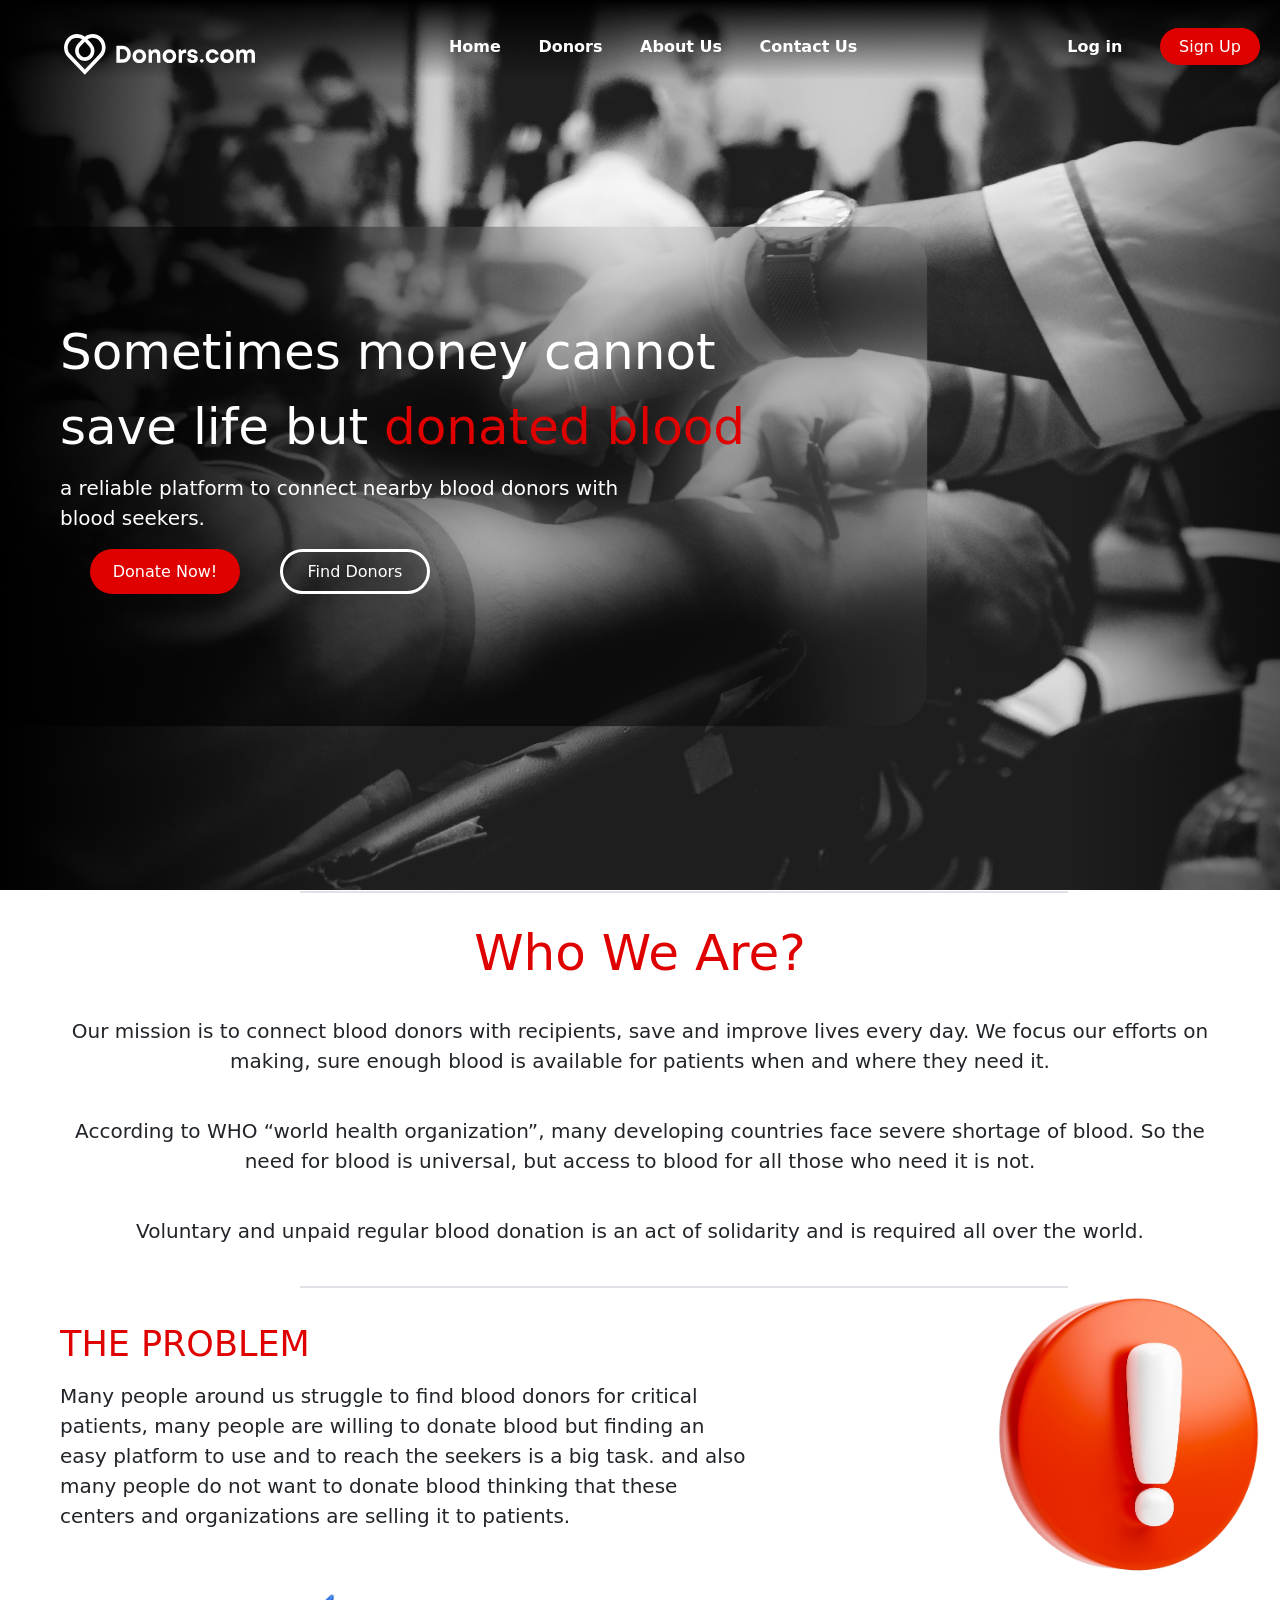
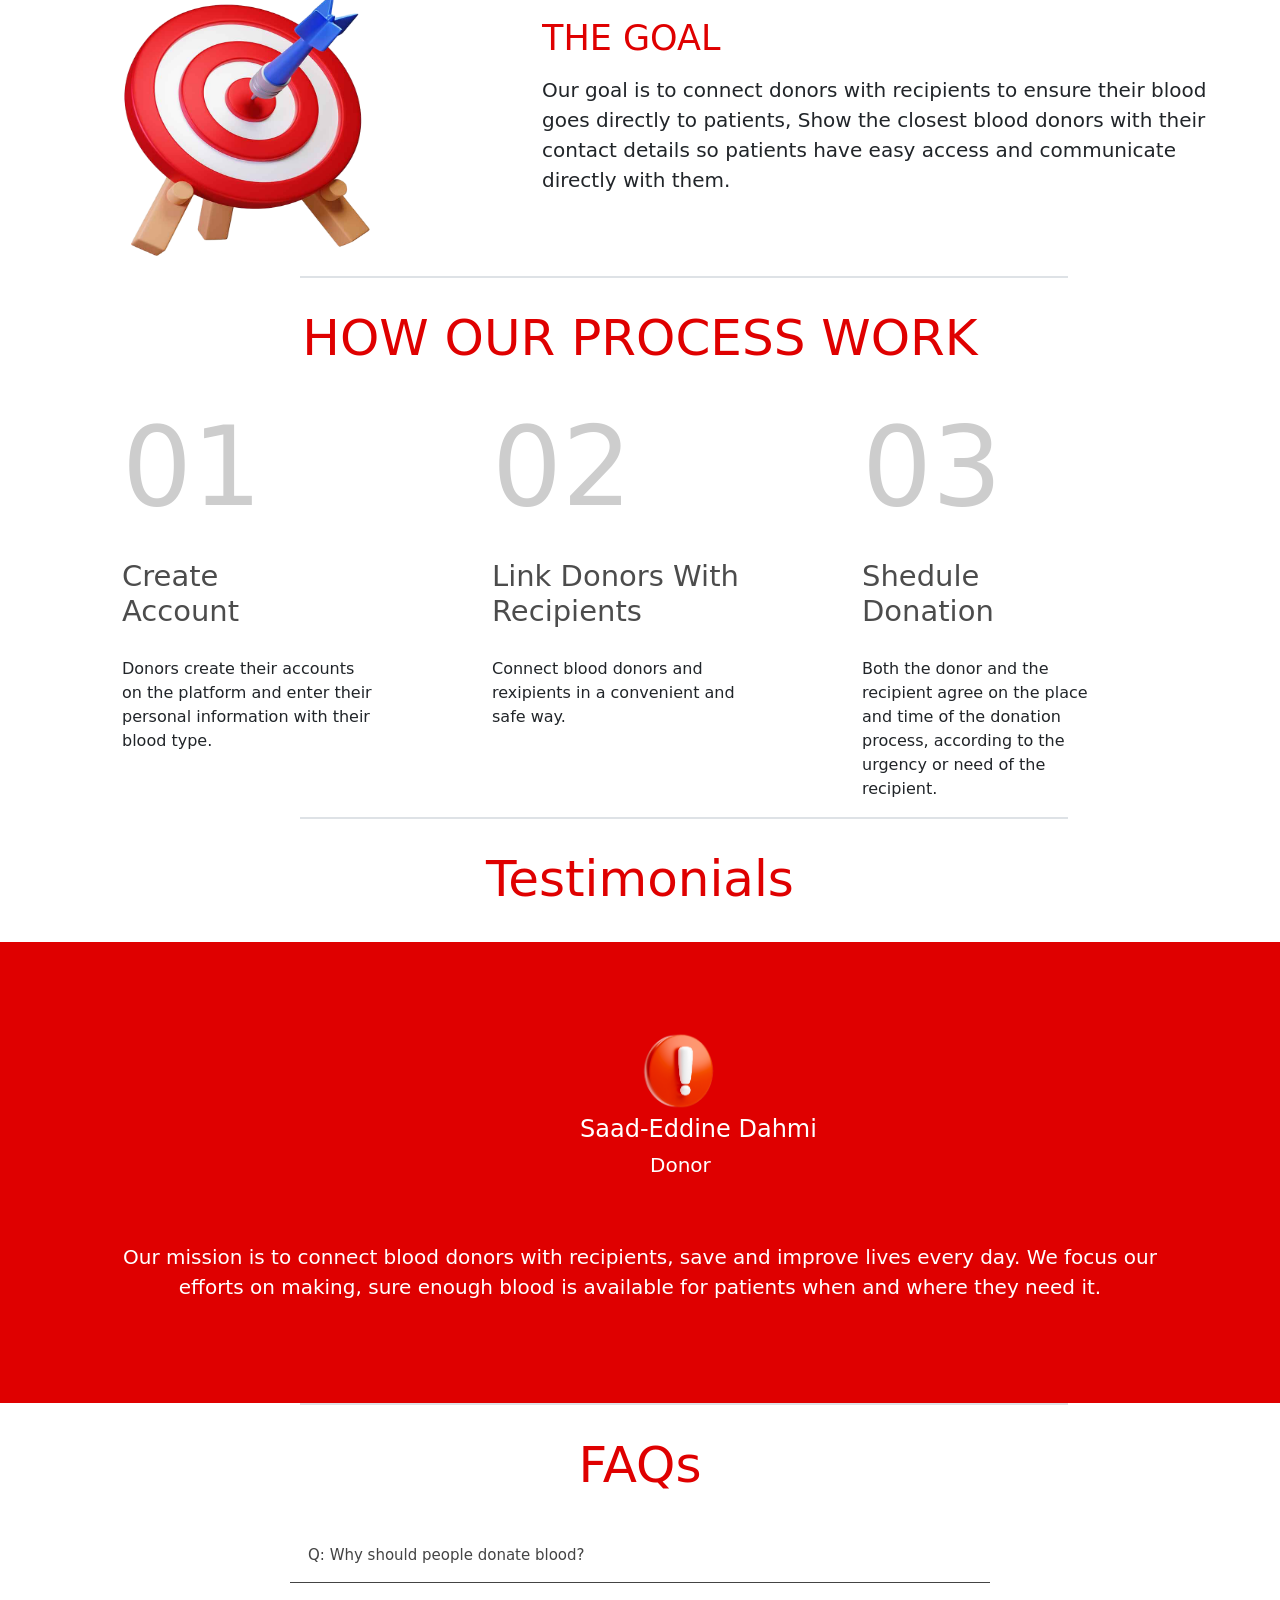
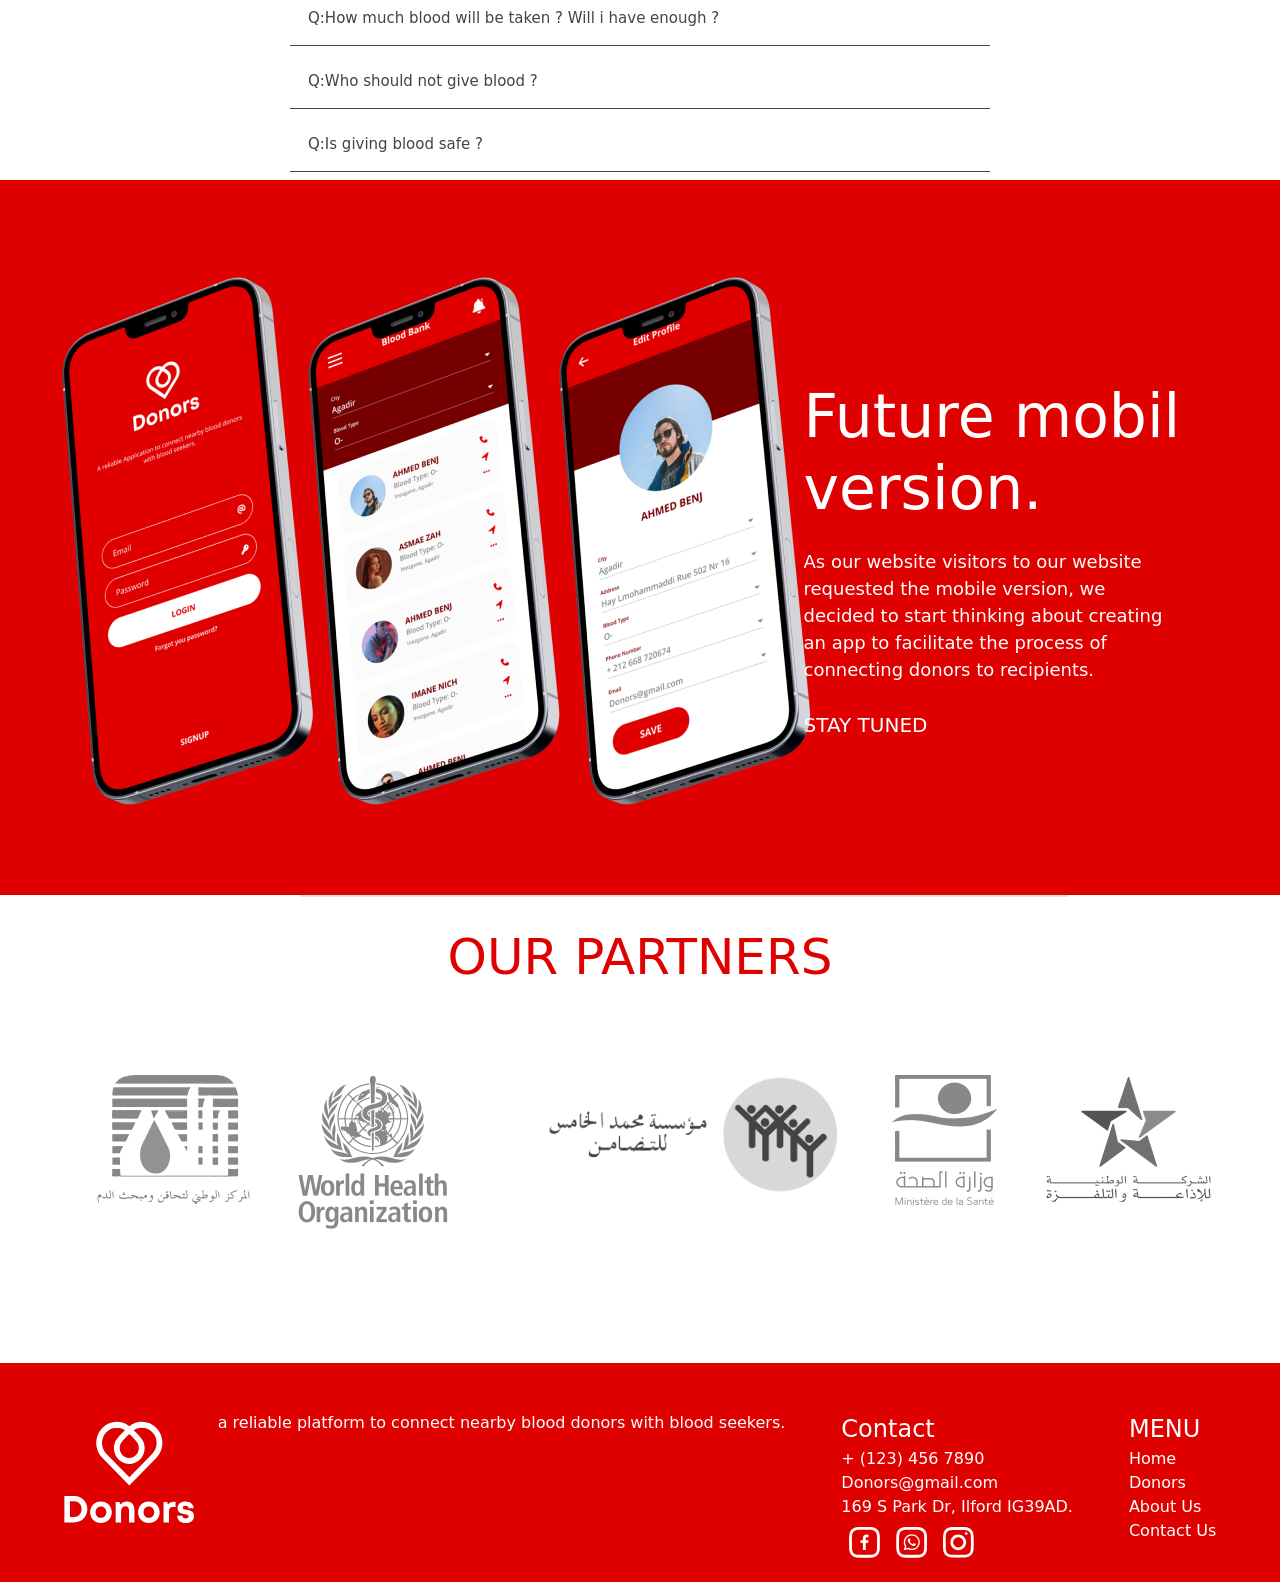
<file: index.html>
<!DOCTYPE html>
<html lang="en">
    <head>
        <meta charset="UTF-8">
        <meta http-equiv="X-UA-Compatible" content="IE=edge">
        <meta name="viewport" content="width=device-width, initial-scale=1.0">
        <link rel="stylesheet" href="/Fichiers_CSS/all.min.css">
        <link rel="stylesheet" href="/Fichiers_CSS/bootstrap-style.css">
        <link rel="stylesheet" href="/Fichiers_CSS/bootstrap.min.css">
        <link rel="stylesheet" href="/Fichiers_CSS/original.css">
        <link rel="stylesheet" href="https://cdnjs.cloudflare.com/ajax/libs/font-awesome/4.7.0/css/font-awesome.min.css">
        <title>Donors</title>
    </head>
    <body>
        <div class="Hero">
            <header>
                <nav class="nav mt-4 p-1 align-items-center">
                    <img class="hero-logo" src="/main page images/logo/Group 77logo.svg" alt="#">
                    <div class="topnav" id="myTopnav">
                        <ul >
                            <li>
                                <a class="m-3" href="">Home</a>
                                <a class="m-3" href="">Donors</a>
                                <a class="m-3" href="/Pages_HTML/about.html">About Us</a>
                                <a class="m-3" href="">Contact Us</a>
                                <a href="javascript:void(0);" class="icon" onclick="myFunction()">
                                    <i class="fa fa-bars"></i> </a>
                            </li>
                        </ul>
                    </div>
                    
                    <div class="login">
                        <ul>
                            <li >
                                <a class="m-3" href="">Log in</a>
                                <a class="m-3" href=""><button> Sign Up </button></a>
                            </li>
                        </ul>
                    </div>
                </nav>
            </header>
            <section class="hero-text">
                    <div >
                        <h1>
                            Sometimes money cannot save life but <span style="color: 
                            #DF0000;"> donated blood can!</span>
                        </h1>
                        <p>a reliable platform to connect nearby blood donors with blood seekers.</p>
                        <div class="donate">
                            <div class="" >
                                <button class="donation-b"><a href="">Donate Now!</a></button>
                            </div>
                            <div class="" >
                                <button class="find"><a href=""> Find Donors</a></button>
                            </div>
                        </div>
                    </div>
            </section>
    </div>
    <div class="border"></div>
    <section class="sec2">
        <h1 class="h1"> Who We Are?</h1>
        <div class="who ">
            <p class="pb-4">Our mission is to connect blood donors with recipients, save and improve lives every day.
                We focus our efforts on making, sure enough blood is available for patients when and where they need it.
            </p>
                
            <p class="pb-4">According to WHO “world health organization”, many developing countries face severe shortage of blood. So the need for blood is universal, but access to blood for all those who need it is not.</p>
                
            <p class="pb-4">Voluntary and unpaid regular blood donation is an act of solidarity and is required all over the world.</p>
        </div>
        </section>
        <div class="border"></div>
        <section class="sec3">
            <div class="problem">
                <div class="easy">
                    <h2 class="head1">
                        THE PROBLEM
                    </h2>
                    <p class="many">
                        Many people around us struggle to find blood donors for critical patients, many people are willing to donate blood but finding an easy platform to use and to reach the seekers is a big task. and also many people do not want to donate blood thinking that these centers and organizations are selling it to patients.
                    </p>
                </div>
                <div >
                    <img class="exc" src="/main page images/Red exclamation icon.png" alt="">
                </div>
            </div>
            <div class="connect">
                <div>
                    <img class="trgt" src="/main page images/target preview.png" alt="">
                </div>
                <div class="details">
                    <h2>
                        THE GOAL
                    </h2>
                    <p class="goal">
                        Our goal is to connect donors with recipients to ensure their blood goes directly to patients, Show the closest blood donors with their contact details so patients have easy access and communicate directly with them.
                    </p>
                </div>
            </div>
        </section>
        <div class="border"></div>
        <section class="sec4">
            <h1 class="h1">
                HOW OUR PROCESS WORK
            </h1>
            <div class="container works">
                <div class="acc">
                    <h1 class="num">01</h1>
                    <h3 class="rec">
                        Create <br> Account
                    </h3>
                    <p>Donors create their accounts on the platform and enter their personal information with their blood type.</p>
                </div>
                <div  class="acc">
                    <h1 class="num">02</h1>
                    <h3 class="rec">
                        Link Donors With Recipients
                    </h3>
                    <p>Connect blood donors and rexipients in a convenient and safe way.</p>
                </div>
                <div class="acc" >
                    <h1 class="num">03</h1>
                    <h3 class="rec">
                        Shedule <br> Donation
                    </h3>
                    <p>Both the donor and the recipient agree on the place and time of the donation process, according to the urgency or need of the recipient.</p>
                </div>
            </div>
        </section>
        <div class="border"></div>
        <section class="sec5">
            <h1 class="h1">Testimonials</h1>
            <div  class="">
                <div>
                    <div class="test">
                        <div class="profile">
                            <img  src="/main page images/Red exclamation icon.png" alt="">
                            <div class="component">
                                <h4 class="nom">Saad-Eddine Dahmi</h4>
                                <h5 class="don">Donor </h5>
                            </div>
                        </div>
                        <div>
                            <p class="who">Our mission is to connect blood donors with recipients, save and improve lives every day. We focus our efforts on making, sure enough blood is available for patients when and where they need it.</p>
                        </div>
                    </div>
                </div>
            </div>
        </section>
        <section class="sec6">
            <div class="border"></div>
            <div class="faqs">
                <h1 class="h1"> FAQs</h1>
                <h2 class="accordion">Q: Why should people donate blood?</h2>
                <div class="panel">
                <p>Lorem ipsum dolor sit amet, consectetur adipisicing elit, sed do eiusmod tempor incididunt ut labore et dolore magna aliqua. Ut enim ad minim veniam, quis nostrud exercitation ullamco laboris nisi ut aliquip ex ea commodo consequat.</p>
                </div>
                <h2 class="accordion">Q:How much blood will be taken ? Will i have enough ?</h2>
                <div class="panel">
                <p>Lorem ipsum dolor sit amet, consectetur adipisicing elit, sed do eiusmod tempor incididunt ut labore et dolore magna aliqua. Ut enim ad minim veniam, quis nostrud exercitation ullamco laboris nisi ut aliquip ex ea commodo consequat.</p>
                </div>
                <h2 class="accordion">Q:Who should not give blood ?</h2>
                <div class="panel">
                <p>Lorem ipsum dolor sit amet, consectetur adipisicing elit, sed do eiusmod tempor incididunt ut labore et dolore magna aliqua. Ut enim ad minim veniam, quis nostrud exercitation ullamco laboris nisi ut aliquip ex ea commodo consequat.</p>
                </div>
                <h2 class="accordion">Q:Is giving blood safe ? </h2>
                <div class="panel">
                <p>Lorem ipsum dolor sit amet, consectetur adipisicing elit, sed do eiusmod tempor incididunt ut labore et dolore magna aliqua. Ut enim ad minim veniam, quis nostrud exercitation ullamco laboris nisi ut aliquip ex ea commodo consequat.</p>
                </div>
            </div>
        </section>
        <section class="sec7">
            <div class="app">
                <div>
                    <img src="/main page images/application 1440 x 715.jpg" alt="">
                </div>
                <div class="future">
                    <h2>Future mobile version.</h2>
                    <p>As our website visitors to our website requested the mobile version, we decided to start thinking about creating an app to facilitate the process of connecting donors to recipients.
                    </p>
                    <h6> STAY TUNED</h6>
                </div>
            </div>
        </section>
        
        <section class="sec8">
            <div class="border"></div>
            <h1 class="h1">
                OUR PARTNERS
            </h1>
            <div class="partners container">
                <div>
                    <img class="si7a" src="/main page images/partners/Groupicons-1.png" alt="">
                </div>
                <div >
                    <img class="si7a" src="/main page images/partners/Groupicons-2.png" alt="">
                </div>
                <div>
                    <img class="tadamon" src="/main page images/partners/tadamon 1icons.png" alt="">
                </div>
                <div >
                    <img class="si7a" src="/main page images/partners/Groupicons.png" alt="">
                </div>
                <div>
                    <img class="si7a" src="/main page images/partners/Logo_SNRT 1icons.png" alt="">
                </div>
            </div>
        </section>
        <footer class=" bg mt-5  d-flex gap-4 justify-content-center  cl">
            <img class="footer-logo" src="/main page images/logo/Group 30logo.svg" alt="" class="logof mt-5   ">

            <p class="footer-text mt-5 ml-3">a reliable platform to connect nearby blood donors with blood seekers.</p>
            <ul class=" text-start pt-5">
                <li class=" fs-4">Contact</li>
                <li>+ (123) 456 7890
                    </li>
                <li>Donors@gmail.com</li>
                <li>169 S Park Dr, Ilford IG39AD.</li>
                <li class=" "><img  class=" p-lg-2" src="/main page images/social media icons/facebook.svg" alt=""><img class=" p-lg-2"src="/main page images/social media icons/whatsapp.svg" alt=""><img class=" p-lg-2"src="/main page images/social media icons/insta.svg" alt=""></li>
            </ul>
            <ul class=" pt-5">
                <li class="fs-4">MENU</li>
                <li class="">Home</li>
                <li>Donors</li>
                <li>About Us </li>
                <li>Contact Us</li>
            </ul>
        </footer>
        <!-- scripy responsive navbar -->
        <script>
            function myFunction() {
                var x = document.getElementById("myTopnav");
                if (x.className === "topnav") {
                    x.className += " responsive";
                } else {
                    x.className = "topnav";
                }
}
        </script>
           <!-- javascript of section6 (FAQs)  -->
        <script>
            var acc = document.getElementsByClassName("accordion");
            var i;
            
            for (i = 0; i < acc.length; i++) {
              acc[i].addEventListener("click", function() {
                this.classList.toggle("active");
                var panel = this.nextElementSibling;
                if (panel.style.display === "block") {
                  panel.style.display = "none";
                } else {
                  panel.style.display = "block";
                }
              });
            }
            </script>
    </body>
</html>
</file>
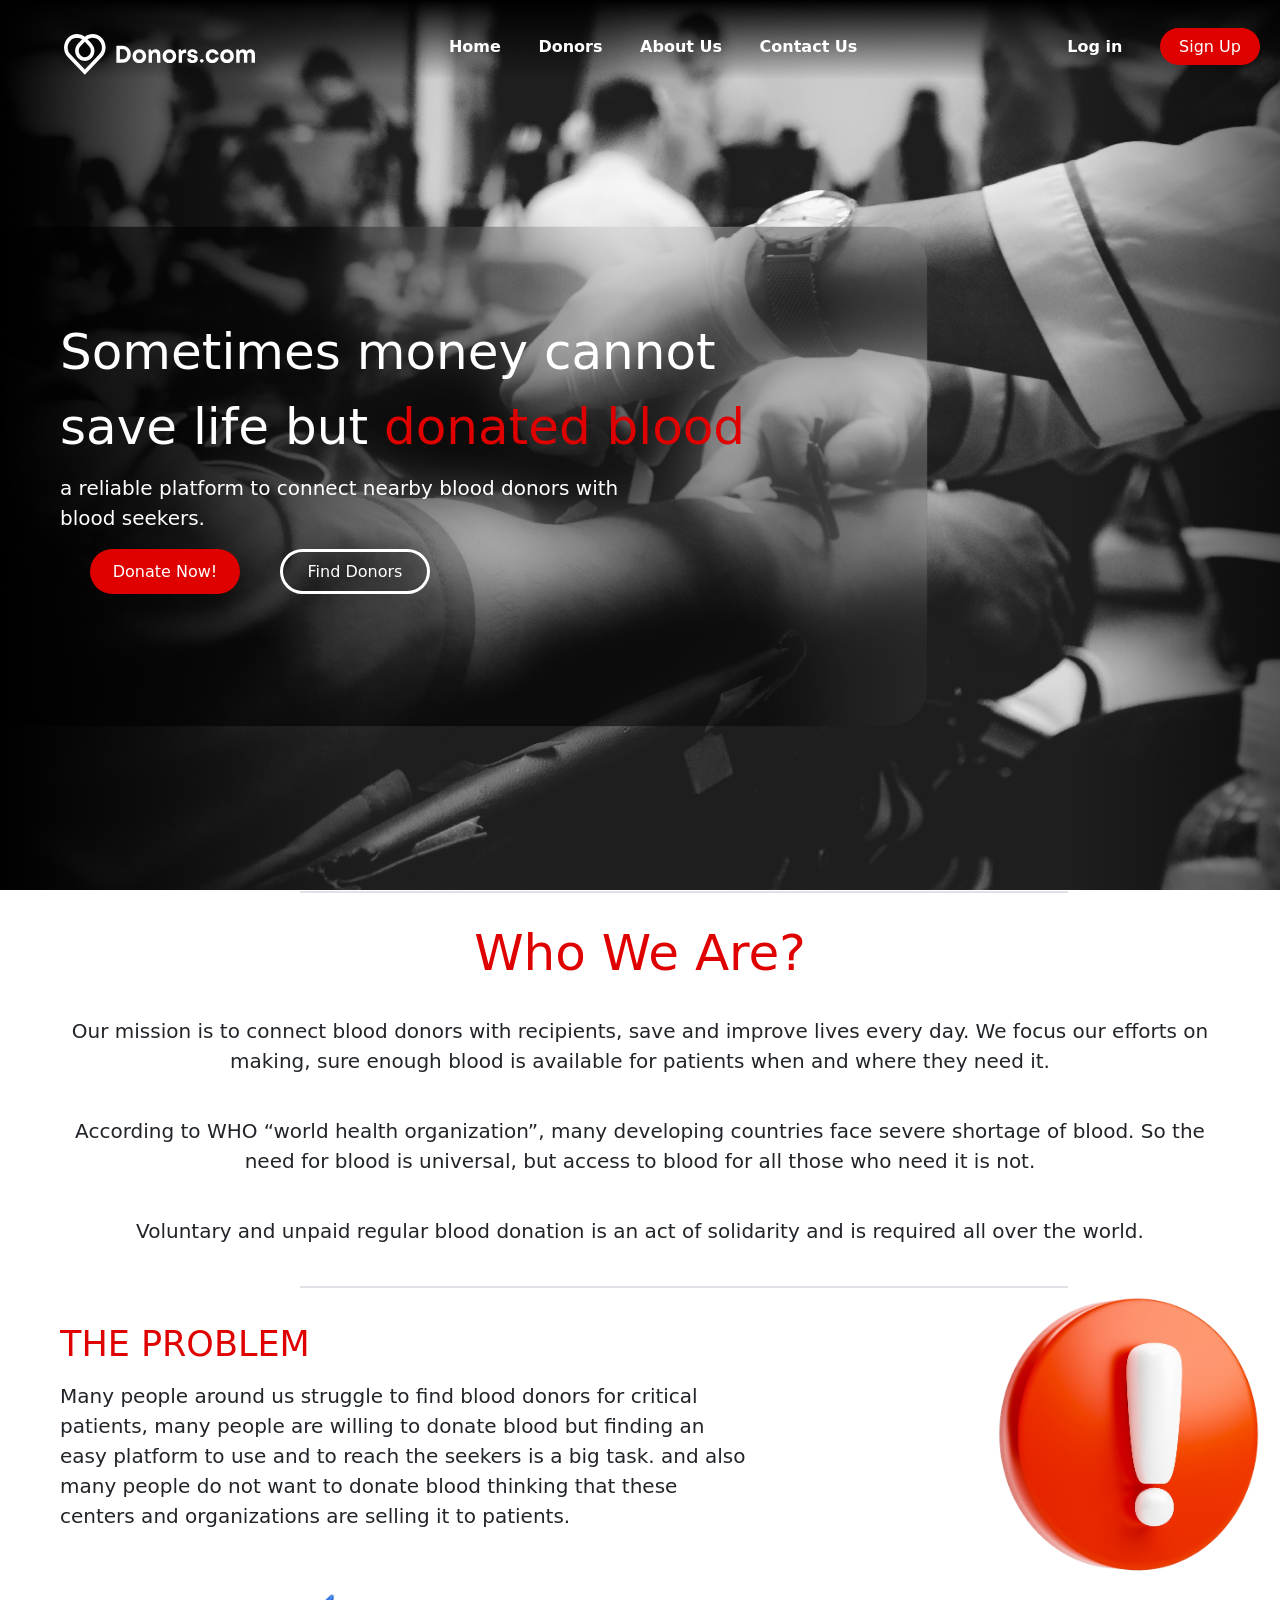
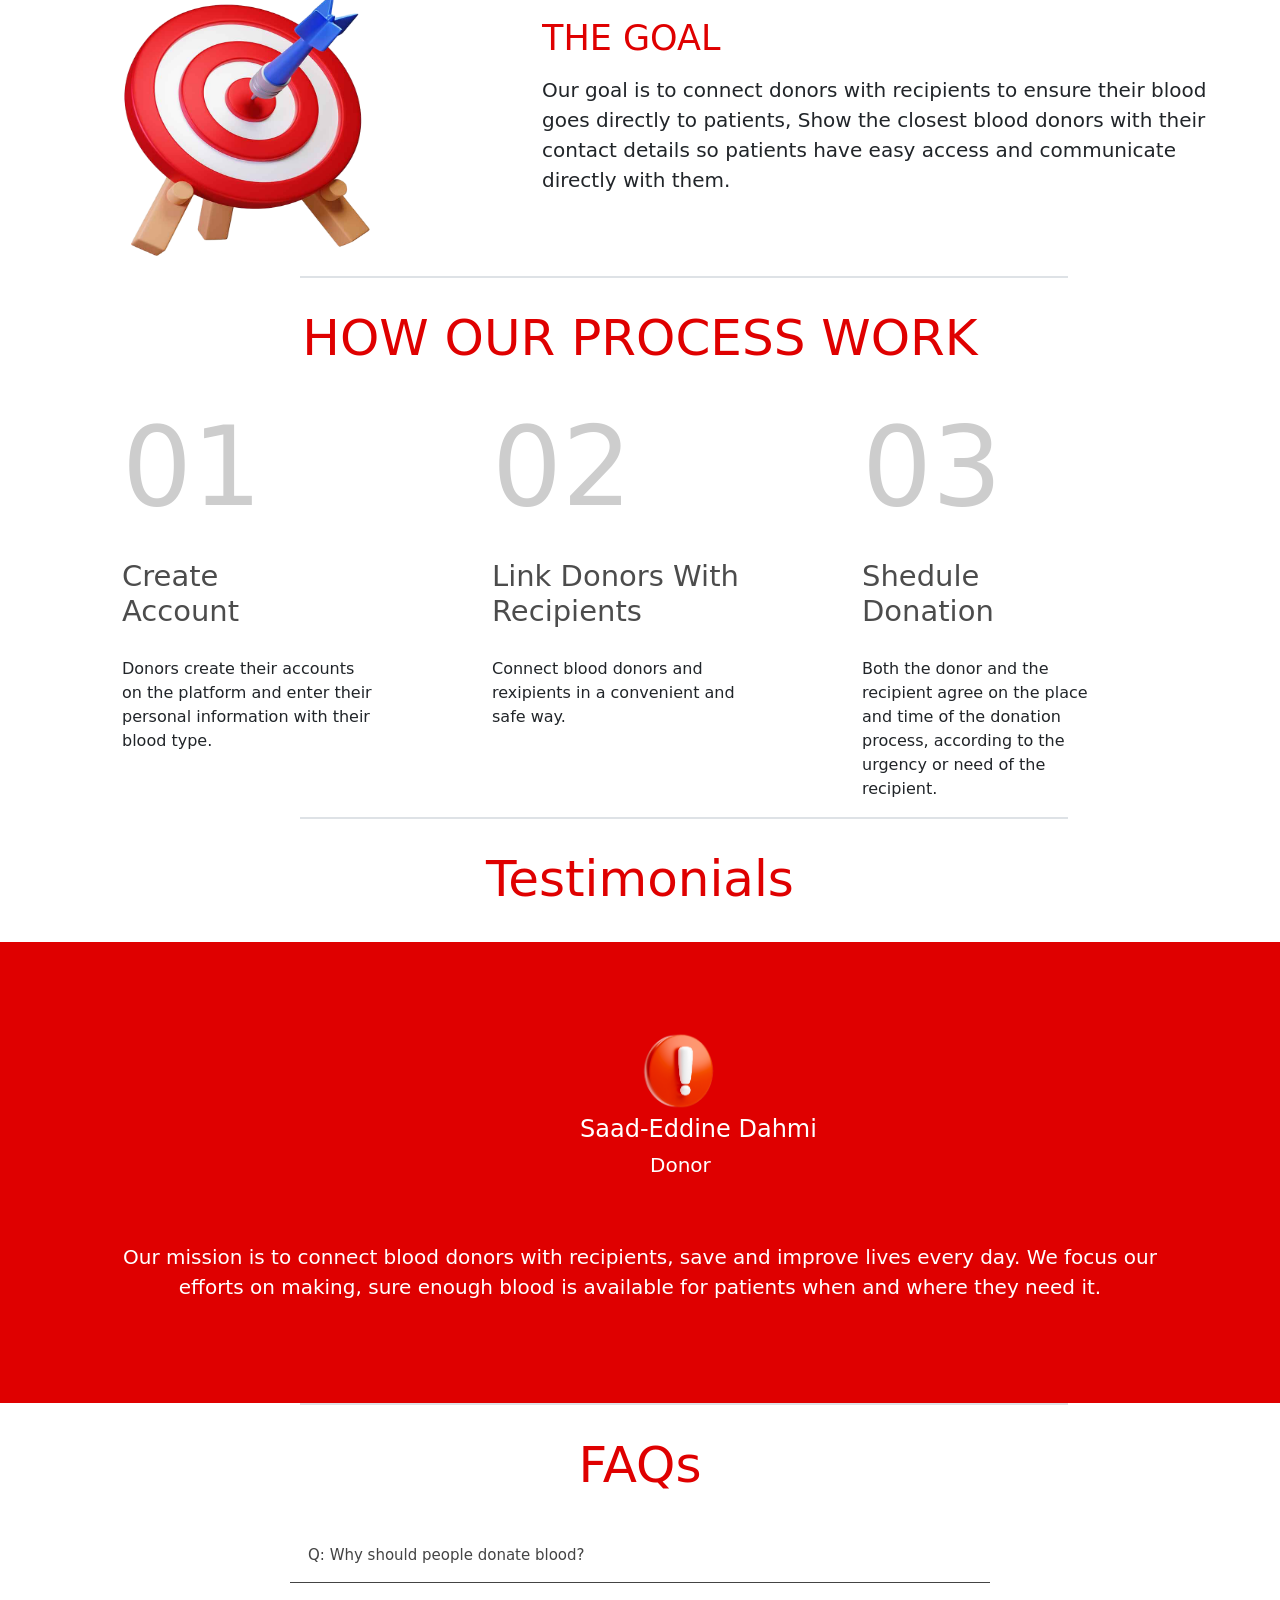
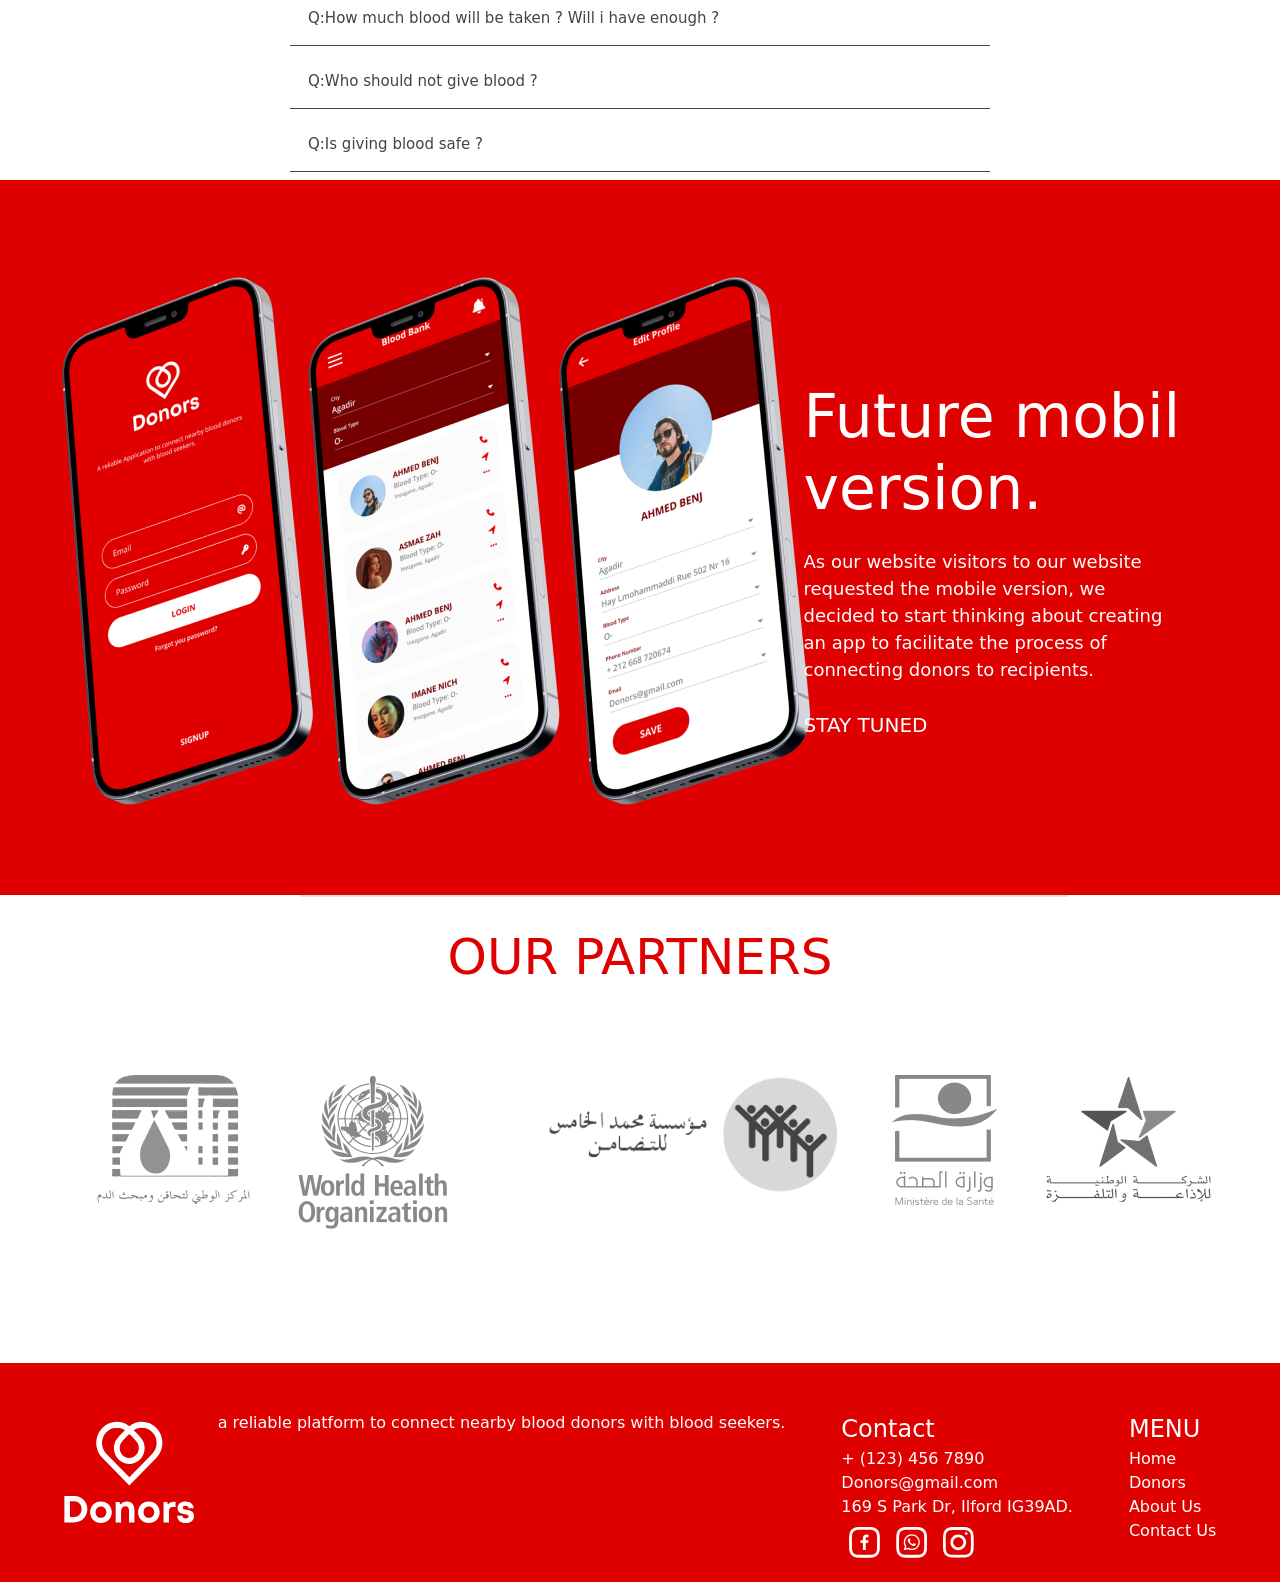
<file: home.html>
<!DOCTYPE html>
<html lang="en">
    <head>
        <meta charset="UTF-8">
        <meta http-equiv="X-UA-Compatible" content="IE=edge">
        <meta name="viewport" content="width=device-width, initial-scale=1.0">
        <link rel="stylesheet" href="/Fichiers_CSS/all.min.css">
        <link rel="stylesheet" href="/Fichiers_CSS/bootstrap-style.css">
        <link rel="stylesheet" href="/Fichiers_CSS/bootstrap.min.css">
        <link rel="stylesheet" href="/Fichiers_CSS/original.css">
        <link rel="stylesheet" href="https://cdnjs.cloudflare.com/ajax/libs/font-awesome/4.7.0/css/font-awesome.min.css">
        <title>Donors</title>
    </head>
    <body>
        <div class="Hero">
            <header>
                <nav class="nav mt-4 p-1 align-items-center">
                    <img class="hero-logo" src="/main page images/logo/Group 77logo.svg" alt="#">
                    <div class="topnav" id="myTopnav">
                        <ul >
                            <li>
                                <a class="m-3" href="">Home</a>
                                <a class="m-3" href="">Donors</a>
                                <a class="m-3" href="/Pages_HTML/about.html">About Us</a>
                                <a class="m-3" href="">Contact Us</a>
                                <a href="javascript:void(0);" class="icon" onclick="myFunction()">
                                    <i class="fa fa-bars"></i> </a>
                            </li>
                        </ul>
                    </div>
                    
                    <div class="login">
                        <ul>
                            <li >
                                <a class="m-3" href="">Log in</a>
                                <a class="m-3" href=""><button> Sign Up </button></a>
                            </li>
                        </ul>
                    </div>
                </nav>
            </header>
            <section class="hero-text">
                    <div >
                        <h1>
                            Sometimes money cannot save life but <span style="color: 
                            #DF0000;"> donated blood can!</span>
                        </h1>
                        <p>a reliable platform to connect nearby blood donors with blood seekers.</p>
                        <div class="donate">
                            <div class="" >
                                <button class="donation-b"><a href="">Donate Now!</a></button>
                            </div>
                            <div class="" >
                                <button class="find"><a href=""> Find Donors</a></button>
                            </div>
                        </div>
                    </div>
            </section>
    </div>
    <div class="border"></div>
    <section class="sec2">
        <h1 class="h1"> Who We Are?</h1>
        <div class="who ">
            <p class="pb-4">Our mission is to connect blood donors with recipients, save and improve lives every day.
                We focus our efforts on making, sure enough blood is available for patients when and where they need it.
            </p>
                
            <p class="pb-4">According to WHO “world health organization”, many developing countries face severe shortage of blood. So the need for blood is universal, but access to blood for all those who need it is not.</p>
                
            <p class="pb-4">Voluntary and unpaid regular blood donation is an act of solidarity and is required all over the world.</p>
        </div>
        </section>
        <div class="border"></div>
        <section class="sec3">
            <div class="problem">
                <div class="easy">
                    <h2 class="head1">
                        THE PROBLEM
                    </h2>
                    <p class="many">
                        Many people around us struggle to find blood donors for critical patients, many people are willing to donate blood but finding an easy platform to use and to reach the seekers is a big task. and also many people do not want to donate blood thinking that these centers and organizations are selling it to patients.
                    </p>
                </div>
                <div >
                    <img class="exc" src="/main page images/Red exclamation icon.png" alt="">
                </div>
            </div>
            <div class="connect">
                <div>
                    <img class="trgt" src="/main page images/target preview.png" alt="">
                </div>
                <div class="details">
                    <h2>
                        THE GOAL
                    </h2>
                    <p class="goal">
                        Our goal is to connect donors with recipients to ensure their blood goes directly to patients, Show the closest blood donors with their contact details so patients have easy access and communicate directly with them.
                    </p>
                </div>
            </div>
        </section>
        <div class="border"></div>
        <section class="sec4">
            <h1 class="h1">
                HOW OUR PROCESS WORK
            </h1>
            <div class="container works">
                <div class="acc">
                    <h1 class="num">01</h1>
                    <h3 class="rec">
                        Create <br> Account
                    </h3>
                    <p>Donors create their accounts on the platform and enter their personal information with their blood type.</p>
                </div>
                <div  class="acc">
                    <h1 class="num">02</h1>
                    <h3 class="rec">
                        Link Donors With Recipients
                    </h3>
                    <p>Connect blood donors and rexipients in a convenient and safe way.</p>
                </div>
                <div class="acc" >
                    <h1 class="num">03</h1>
                    <h3 class="rec">
                        Shedule <br> Donation
                    </h3>
                    <p>Both the donor and the recipient agree on the place and time of the donation process, according to the urgency or need of the recipient.</p>
                </div>
            </div>
        </section>
        <div class="border"></div>
        <section class="sec5">
            <h1 class="h1">Testimonials</h1>
            <div  class="">
                <div>
                    <div class="test">
                        <div class="profile">
                            <img  src="/main page images/Red exclamation icon.png" alt="">
                            <div class="component">
                                <h4 class="nom">Saad-Eddine Dahmi</h4>
                                <h5 class="don">Donor </h5>
                            </div>
                        </div>
                        <div>
                            <p class="who">Our mission is to connect blood donors with recipients, save and improve lives every day. We focus our efforts on making, sure enough blood is available for patients when and where they need it.</p>
                        </div>
                    </div>
                </div>
            </div>
        </section>
        <section class="sec6">
            <div class="border"></div>
            <div class="faqs">
                <h1 class="h1"> FAQs</h1>
                <h2 class="accordion">Q: Why should people donate blood?</h2>
                <div class="panel">
                <p>Lorem ipsum dolor sit amet, consectetur adipisicing elit, sed do eiusmod tempor incididunt ut labore et dolore magna aliqua. Ut enim ad minim veniam, quis nostrud exercitation ullamco laboris nisi ut aliquip ex ea commodo consequat.</p>
                </div>
                <h2 class="accordion">Q:How much blood will be taken ? Will i have enough ?</h2>
                <div class="panel">
                <p>Lorem ipsum dolor sit amet, consectetur adipisicing elit, sed do eiusmod tempor incididunt ut labore et dolore magna aliqua. Ut enim ad minim veniam, quis nostrud exercitation ullamco laboris nisi ut aliquip ex ea commodo consequat.</p>
                </div>
                <h2 class="accordion">Q:Who should not give blood ?</h2>
                <div class="panel">
                <p>Lorem ipsum dolor sit amet, consectetur adipisicing elit, sed do eiusmod tempor incididunt ut labore et dolore magna aliqua. Ut enim ad minim veniam, quis nostrud exercitation ullamco laboris nisi ut aliquip ex ea commodo consequat.</p>
                </div>
                <h2 class="accordion">Q:Is giving blood safe ? </h2>
                <div class="panel">
                <p>Lorem ipsum dolor sit amet, consectetur adipisicing elit, sed do eiusmod tempor incididunt ut labore et dolore magna aliqua. Ut enim ad minim veniam, quis nostrud exercitation ullamco laboris nisi ut aliquip ex ea commodo consequat.</p>
                </div>
            </div>
        </section>
        <section class="sec7">
            <div class="app">
                <div>
                    <img src="/main page images/application 1440 x 715.jpg" alt="">
                </div>
                <div class="future">
                    <h2>Future mobile version.</h2>
                    <p>As our website visitors to our website requested the mobile version, we decided to start thinking about creating an app to facilitate the process of connecting donors to recipients.
                    </p>
                    <h6> STAY TUNED</h6>
                </div>
            </div>
        </section>
        
        <section class="sec8">
            <div class="border"></div>
            <h1 class="h1">
                OUR PARTNERS
            </h1>
            <div class="partners container">
                <div>
                    <img class="si7a" src="/main page images/partners/Groupicons-1.png" alt="">
                </div>
                <div >
                    <img class="si7a" src="/main page images/partners/Groupicons-2.png" alt="">
                </div>
                <div>
                    <img class="tadamon" src="/main page images/partners/tadamon 1icons.png" alt="">
                </div>
                <div >
                    <img class="si7a" src="/main page images/partners/Groupicons.png" alt="">
                </div>
                <div>
                    <img class="si7a" src="/main page images/partners/Logo_SNRT 1icons.png" alt="">
                </div>
            </div>
        </section>
        <footer class=" bg mt-5  d-flex gap-4 justify-content-center  cl">
            <img class="footer-logo" src="/main page images/logo/Group 30logo.svg" alt="" class="logof mt-5   ">

            <p class="footer-text mt-5 ml-3">a reliable platform to connect nearby blood donors with blood seekers.</p>
            <ul class=" text-start pt-5">
                <li class=" fs-4">Contact</li>
                <li>+ (123) 456 7890
                    </li>
                <li>Donors@gmail.com</li>
                <li>169 S Park Dr, Ilford IG39AD.</li>
                <li class=" "><img  class=" p-lg-2" src="/main page images/social media icons/facebook.svg" alt=""><img class=" p-lg-2"src="/main page images/social media icons/whatsapp.svg" alt=""><img class=" p-lg-2"src="/main page images/social media icons/insta.svg" alt=""></li>
            </ul>
            <ul class=" pt-5">
                <li class="fs-4">MENU</li>
                <li class="">Home</li>
                <li>Donors</li>
                <li>About Us </li>
                <li>Contact Us</li>
            </ul>
        </footer>
        <!-- scripy responsive navbar -->
        <script>
            function myFunction() {
                var x = document.getElementById("myTopnav");
                if (x.className === "topnav") {
                    x.className += " responsive";
                } else {
                    x.className = "topnav";
                }
}
        </script>
           <!-- javascript of section6 (FAQs)  -->
        <script>
            var acc = document.getElementsByClassName("accordion");
            var i;
            
            for (i = 0; i < acc.length; i++) {
              acc[i].addEventListener("click", function() {
                this.classList.toggle("active");
                var panel = this.nextElementSibling;
                if (panel.style.display === "block") {
                  panel.style.display = "none";
                } else {
                  panel.style.display = "block";
                }
              });
            }
            </script>
    </body>
</html>
</file>
<file: Fichiers_CSS/original.css>
*{
    list-style: none;
    text-decoration: none !important;
    position: relative;
    overflow-x: hidden;
    
}
.border{
    border-bottom: solid 10px black;
    width: 60%;
    margin-left: 300px;
}
.Hero{
    color: white;
    padding-left: 30px;
    width: 100%;
    height: 891px;
    background-repeat: no-repeat;
    background-image: url("/main\ page\ images/Hero.jpg")
    
}
.nav{
    width: 100%;
    justify-content: space-between !important;
    font-weight: 600;
}
.topnav .icon {
    display: none;
}

.hero-logo{
    margin-left: 30px;
    width: 191px;
}
a{
    color: white !important;
}
.donate{
    display: flex;
    gap: 40px;
}
li button{
    color: white;
    border: none;
    border-radius: 30px;
    background-color: #DF0000;
    width: 100px;
    height: 37px;
}

.hero-text{
    margin-top: 30px;
}
.hero-text h1{
    font-size: 50px;
    padding-left: 30px;
    width: 800px;
    color: white;
    margin-top: 200px;
    height: 150px;
    line-height: 1.5;
}
.hero-text p{
    padding-left: 30px;
    font-size: 20px;
    width: 630px;
}
.donation-b{
    padding: 0;
    margin-left: 60px;
    color: white !important;
    border: none !important;
    width: 150px !important;
    border-radius: 30px !important;
    background-color: #DF0000 !important;
    height: 45px !important;
}
.find{
    border: solid !important;
    color: white !important;
    width: 150px !important;
    border-radius: 30px !important;
    background-color: rgba(0, 0, 0, 10%) !important;
    height: 45px !important;
}
.h1{
    font-size: 50px;
    height: 63px;
    color: #DF0000;
    text-align: center;
    margin-top: 30px;
    margin-bottom: 30px;
}
.sec2{
    width: 100%;
    align-items: center;
}
.problem{
    display: flex;
}
.easy{
    width: 700px;
    margin-right: 80px;
}
.who {
    margin-left: 71px;
    margin-right: 71px;
    font-size: 20px;
    text-align: center;
}
.sec3{
    margin-left: 60px;
}
.exc{
    width: 302px;
    height: 294px;
    margin-left: 150px;
}
.sec3 h2{
    color: #DF0000;
    font-size: 35px;
    height: 50px;
    margin-top: 35px;
}
.connect{
    display: flex;
}
.many{
    font-size: 20px;
}
.goal{
    font-size: 20px;
    width: 680px;
}
.trgt{
    width: 302px;
    height: 294px;
    margin-left: 30px;
    margin-right: 150px;
}
.process{
    margin-left: 90px;
    margin-right: 67px;
    padding-left: 80px;
}
.num{
    color: rgba(3, 3, 3, 0.2);
    font-size: 110px;
    height: 150px;
}
.works{
    display: flex;
    margin-right: 30px;
    gap: 120px;
}
.acc{
    width: 250px;
}
.rec{
    height: 90px;
    font-size: 29px;
    color: rgba(0, 0, 0, 0.7);
}
.col p{
    font-size: 20px;
}
.test{
    color: #ffffff;
    width: 100%;
    height: 461px;
    background-color: #DF0000;
}
h5{
    height: 30px;
    margin-left: 70px;
}
.test img{
    width: 80px;
    border-radius: 50%;
    position: relative;
    top: 60px; left: 640px;
}
.nom{
    height: 30px;
}
.test p{
    margin-top: 20px;
    padding: 30px;
}
.component{
    position: relative;
    top: 50px; left: 580px;
    margin-top: 15px;
}
.profile{
    margin-top: 30px;
    height: 220px;
}
.app{
    display: flex;
}
.future{
    position: relative;
    right: 100px; top: 200px;
    width: 600px;
    height: 400px;
}
.future h2{
    width: 600px;
}
.accordion {
    /* background-color: #eee; */
    color: #444;
    cursor: pointer;
    padding: 18px;
    width: 100%;
    border-bottom: solid 1px;
    text-align: left;
    outline: none;
    font-size: 15px;
    transition: 0.4s;
  }
  
  /* .active, .accordion:hover {
    background-color: rgb(255, 255, 255); 
  } */
  
  .panel {
    padding: 0 18px;
    display: none;
    background-color: white;
    overflow: hidden;
  }
  .faqs{
    width: 700px;
    margin: auto ;

  }
.sec7{
    height: auto;
    background-color: #DF0000;
    color: #ffffff; 
}
.sec7 h2{
    font-size: 60px;
    height: 160px;
}
.sec7 p{
    font-size: 18px;
}
.sec7 .col-4{
    margin-top: 180px;
    padding-right: 56px;
}
.sec7 h6{
    margin-top: 30px;
    height: 30px;
    font-size: 20px;
}
.partners{
    margin: 85px;
    display: flex;
    justify-content: space-between;
}
.bg{
    background-color: #DF0000;
}
.cl{
    color: white;
}
.w{
    
    width: 400px;
}
.footer-logo{
    width: 130px;
}
@media (max-width: 768px) {
    .hero-logo{
        width: 130px;
        margin-left: 8px;
        margin-bottom: 13px;
        justify-content: none;
    }
    .nav {
        width: 100%;
        font-size: 12px;
        justify-content: none;
    }
    .hero-text h1{
        width: 730px;
        font-size: 45px;
    }
    .hero-text p{
        width: 500px;
    }
    .border{
        margin-left: 150px;
    }
    .problem{
        display: flex;
        flex-direction: column;
    }
    .rec{
        font-size: 25px;
    }
    .easy{
        width: 630px;
    }
    .connect{
        display: flex;
        flex-direction: column-reverse;
    }
    .goal{
        width: 630px;
    }
    .trgt{
        position: relative;
        left: 120px;
    }
    .profile{
        position: relative;
        right: 270px;
    }
    .nom{
        width: auto;
    }
    .app{
        flex-direction: column;
    }
    .app img {
        width: 850px;
        padding: 20px;
        margin-left: 100px;
    }
    .future{
        position: relative;
        right: 0; top: 0;
        left: 120px; bottom: 20px;
        overflow-y: hidden;
    }
    .future p{
        width: 500px;
    }
    .partners{
        width: 80%;
        justify-content: space-between;

    }
    .si7a{
        width: 70px;
    }
    .tadamon{
        width: 200px;
    }
    .footer-logo{
        width: 100px;
    }
    .footer-text{
        width: 110px;
        padding: 0;
        margin-left: 20px;
    }
}
@media (max-width: 425px){
    .icon{
        margin-right: 10px;
        
    }
    .fa{
        display: block;
    }
    .login{
        display: none;
    }
    .topnav a{
        display: none;
    }
    .topnav a.icon {
        float: right;
        display: block;
    }
    
}
@media screen and (max-width: 425px) {
    .topnav.responsive {position: relative;}
    .topnav.responsive a.icon {
      position: absolute;
      right: 0;
      top: 0;
    }
    .topnav.responsive a {
      float: none;
      display: block;
      text-align: left;
    }
}
</file>
